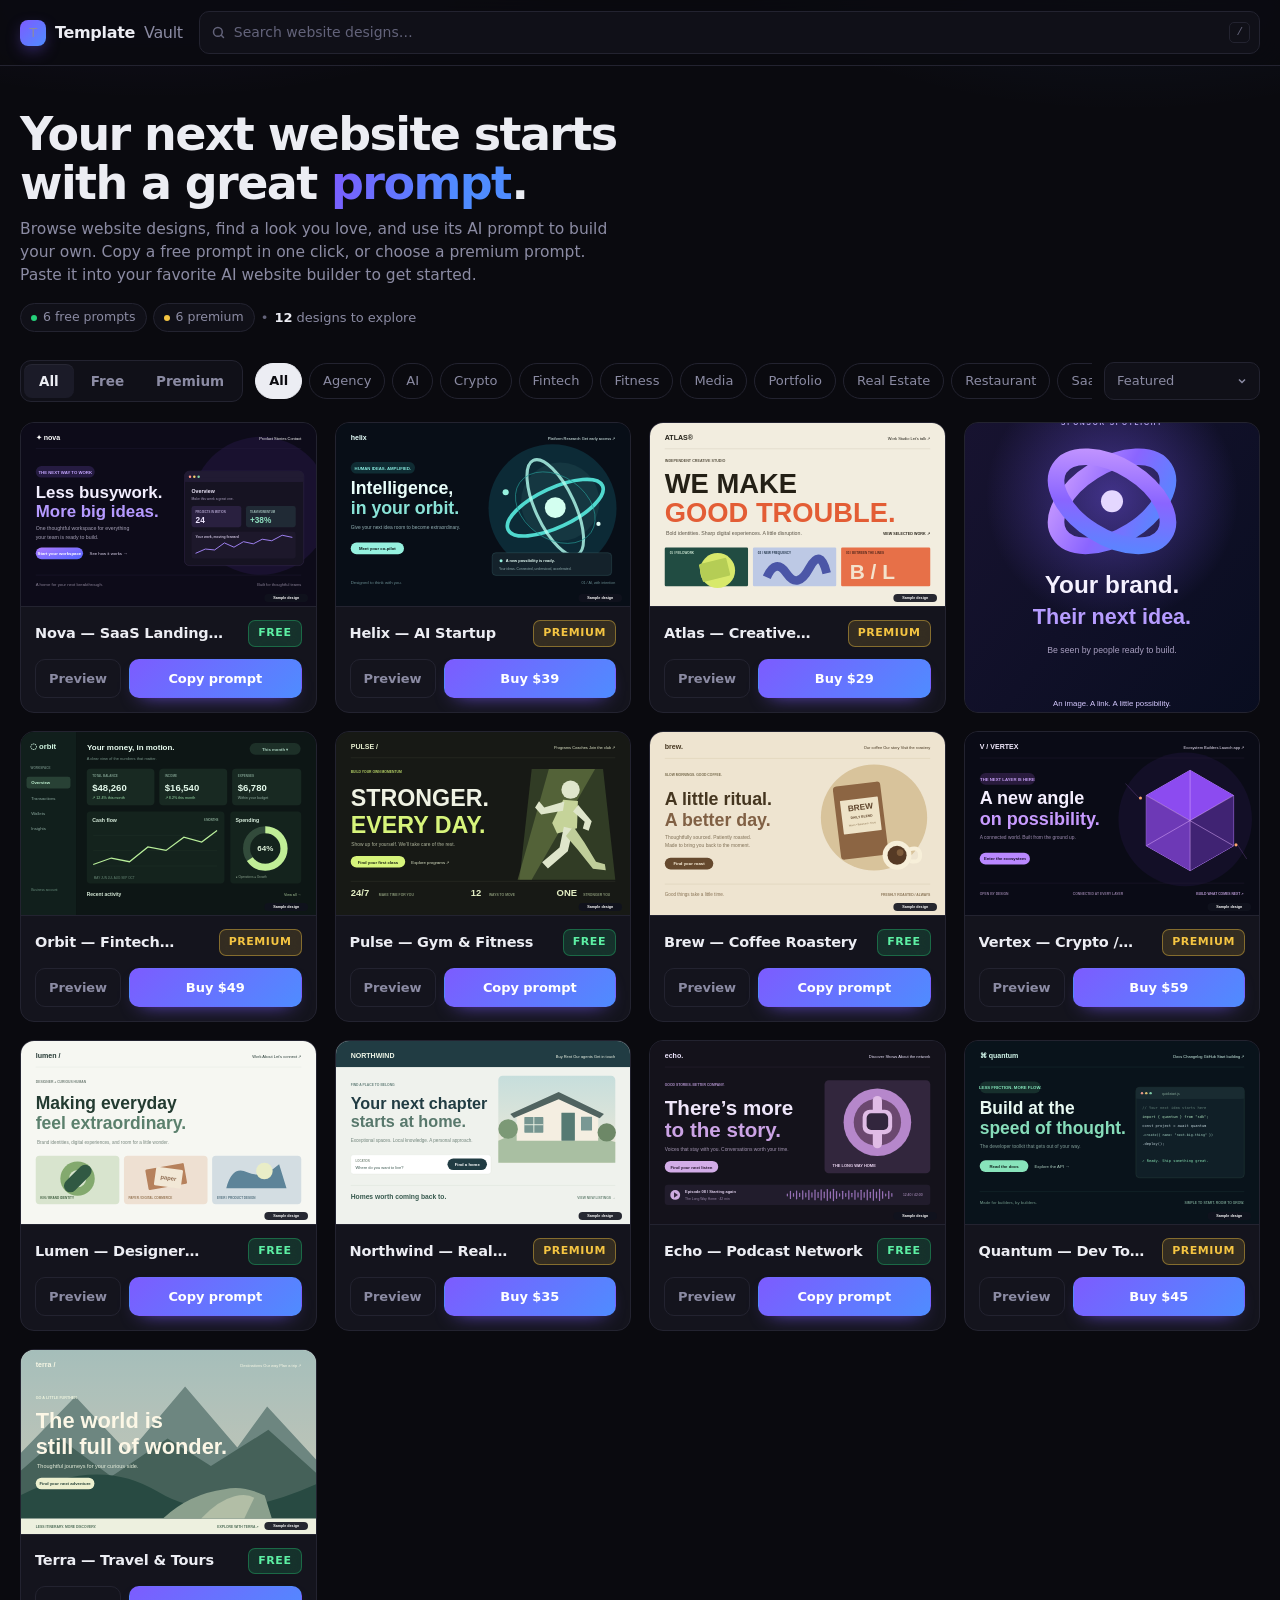
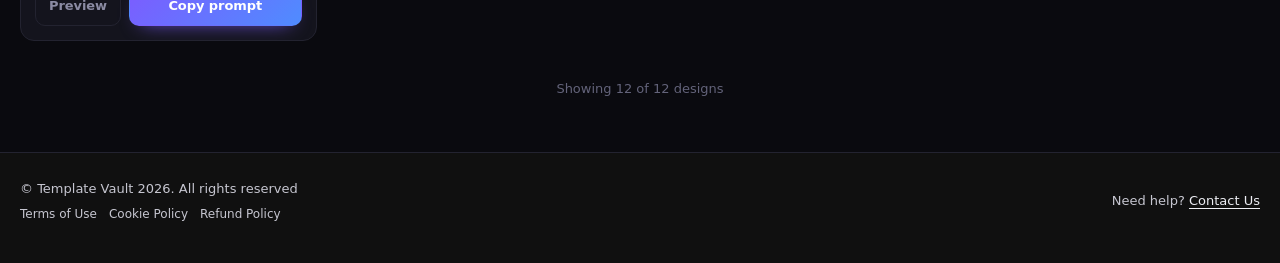
<file: index.html>
<!DOCTYPE html>
<html lang="en">
<head>
  <meta charset="utf-8">
  <meta name="viewport" content="width=device-width, initial-scale=1, viewport-fit=cover">
  <title>TemplateVault — Website design prompts. Free &amp; premium.</title>
  <meta name="description" content="Discover website designs and the AI prompts to recreate them. Copy a free prompt or buy a premium design prompt.">
  <meta name="theme-color" content="#0a0a0f">
  <meta property="og:title" content="TemplateVault — Website design prompts">
  <meta property="og:description" content="Find your next website design. Copy a free AI prompt or choose a premium prompt.">
  <meta property="og:type" content="website">
  <link rel="icon" href="data:image/svg+xml,%3Csvg xmlns='http://www.w3.org/2000/svg' viewBox='0 0 100 100'%3E%3Ctext y='.9em' font-size='90'%3E%E2%9A%A1%3C/text%3E%3C/svg%3E">
  <link rel="stylesheet" href="./assets/styles.css">
  <script src="./assets/settings.js" defer></script>
  <script src="./assets/app.js" defer></script>
</head>
<body>
<header>
  <div class="hwrap">
    <a class="brand" href="./"><span class="mark">T</span>Template<span>Vault</span></a>
    <div class="search">
      <svg aria-hidden="true" viewBox="0 0 24 24" fill="none" stroke="currentColor" stroke-width="2.4" stroke-linecap="round"><circle cx="11" cy="11" r="7"></circle><path d="M20 20l-3.5-3.5"></path></svg>
      <input id="q" type="search" placeholder="Search website designs…" autocomplete="off" aria-label="Search website designs">
      <kbd>/</kbd>
    </div>
  </div>
</header>
<main class="wrap">
  <section class="hero">
    <h1>Your next website starts<br>with a great <em>prompt</em>.</h1>
    <p>Browse website designs, find a look you love, and use its AI prompt to build your own. Copy a free prompt in one click, or choose a premium prompt. Paste it into your favorite AI website builder to get started.</p>
    <div class="stats" id="stats" aria-live="polite"></div>
  </section>
  <div class="toolbar">
    <div class="segmented" id="typeFilter" role="group" aria-label="Filter by price">
      <button type="button" data-type="all" class="active" aria-pressed="true">All</button>
      <button type="button" data-type="free" aria-pressed="false">Free</button>
      <button type="button" data-type="paid" aria-pressed="false">Premium</button>
    </div>
    <div class="cats" id="catFilter" role="group" aria-label="Filter by category"></div>
    <select class="sortsel" id="sort" aria-label="Sort website designs">
      <option value="featured">Featured</option><option value="az">Name A–Z</option>
      <option value="price-asc">Price: low → high</option><option value="price-desc">Price: high → low</option>
    </select>
  </div>
  <section class="grid" id="grid" aria-label="Website design prompts" aria-busy="true">
    <div class="empty"><strong>Loading designs…</strong></div>
  </section>
  <noscript><p class="policy-note">Please enable JavaScript to browse designs and copy AI prompts.</p></noscript>
  <div class="grid-foot">
    <p class="count" id="count" role="status"></p>
    <div class="load-sentinel" id="loadSentinel" aria-hidden="true" hidden></div>
    <button class="btn ghost big" id="retryLoad" type="button" hidden>Try again</button>
  </div>
</main>
<footer>
  <div class="wrap footer-content">
    <div class="footer-details">
      <p class="footer-copyright">© Template Vault <span id="yr">2026</span>. All rights reserved</p>
      <nav class="footer-links" aria-label="Policies"><a href="./terms.html">Terms of Use</a><a href="./cookies.html">Cookie Policy</a><a href="./refunds.html">Refund Policy</a></nav>
    </div>
    <p class="footer-help">Need help? <a class="support" data-support href="mailto:support@templatevault.com?subject=TemplateVault%20Support%20Request" title="Email us">Contact Us</a></p>
  </div>
</footer>
<div class="toast" id="toast" role="status" aria-live="polite"></div>
<dialog class="preview-modal" id="previewModal" aria-labelledby="previewTitle">
  <div class="preview-box">
    <div class="preview-toolbar"><h2 id="previewTitle">Website preview</h2><button class="close-btn" id="previewClose" type="button" aria-label="Close preview" autofocus>×</button></div>
    <div class="preview-stage" id="previewStage"></div>
    <div class="preview-actions" id="previewActions"></div>
  </div>
</dialog>
<dialog class="prompt-modal" id="promptModal" aria-labelledby="promptTitle" aria-describedby="promptHint">
  <div class="prompt-box">
    <div class="preview-toolbar"><h2 id="promptTitle">AI prompt</h2><button class="close-btn" id="promptClose" type="button" aria-label="Close AI prompt">×</button></div>
    <p class="prompt-hint" id="promptHint">Your browser could not copy automatically. Select the prompt below, then use Ctrl/Cmd + C. Paste it into your AI website builder.</p>
    <textarea id="promptText" aria-label="AI website prompt" readonly spellcheck="false"></textarea>
    <div class="prompt-actions"><button class="btn ghost" id="promptClose2" type="button">Close</button><button class="btn primary" id="promptCopy" type="button">Copy prompt</button></div>
  </div>
</dialog>
</body>
</html>
</file>
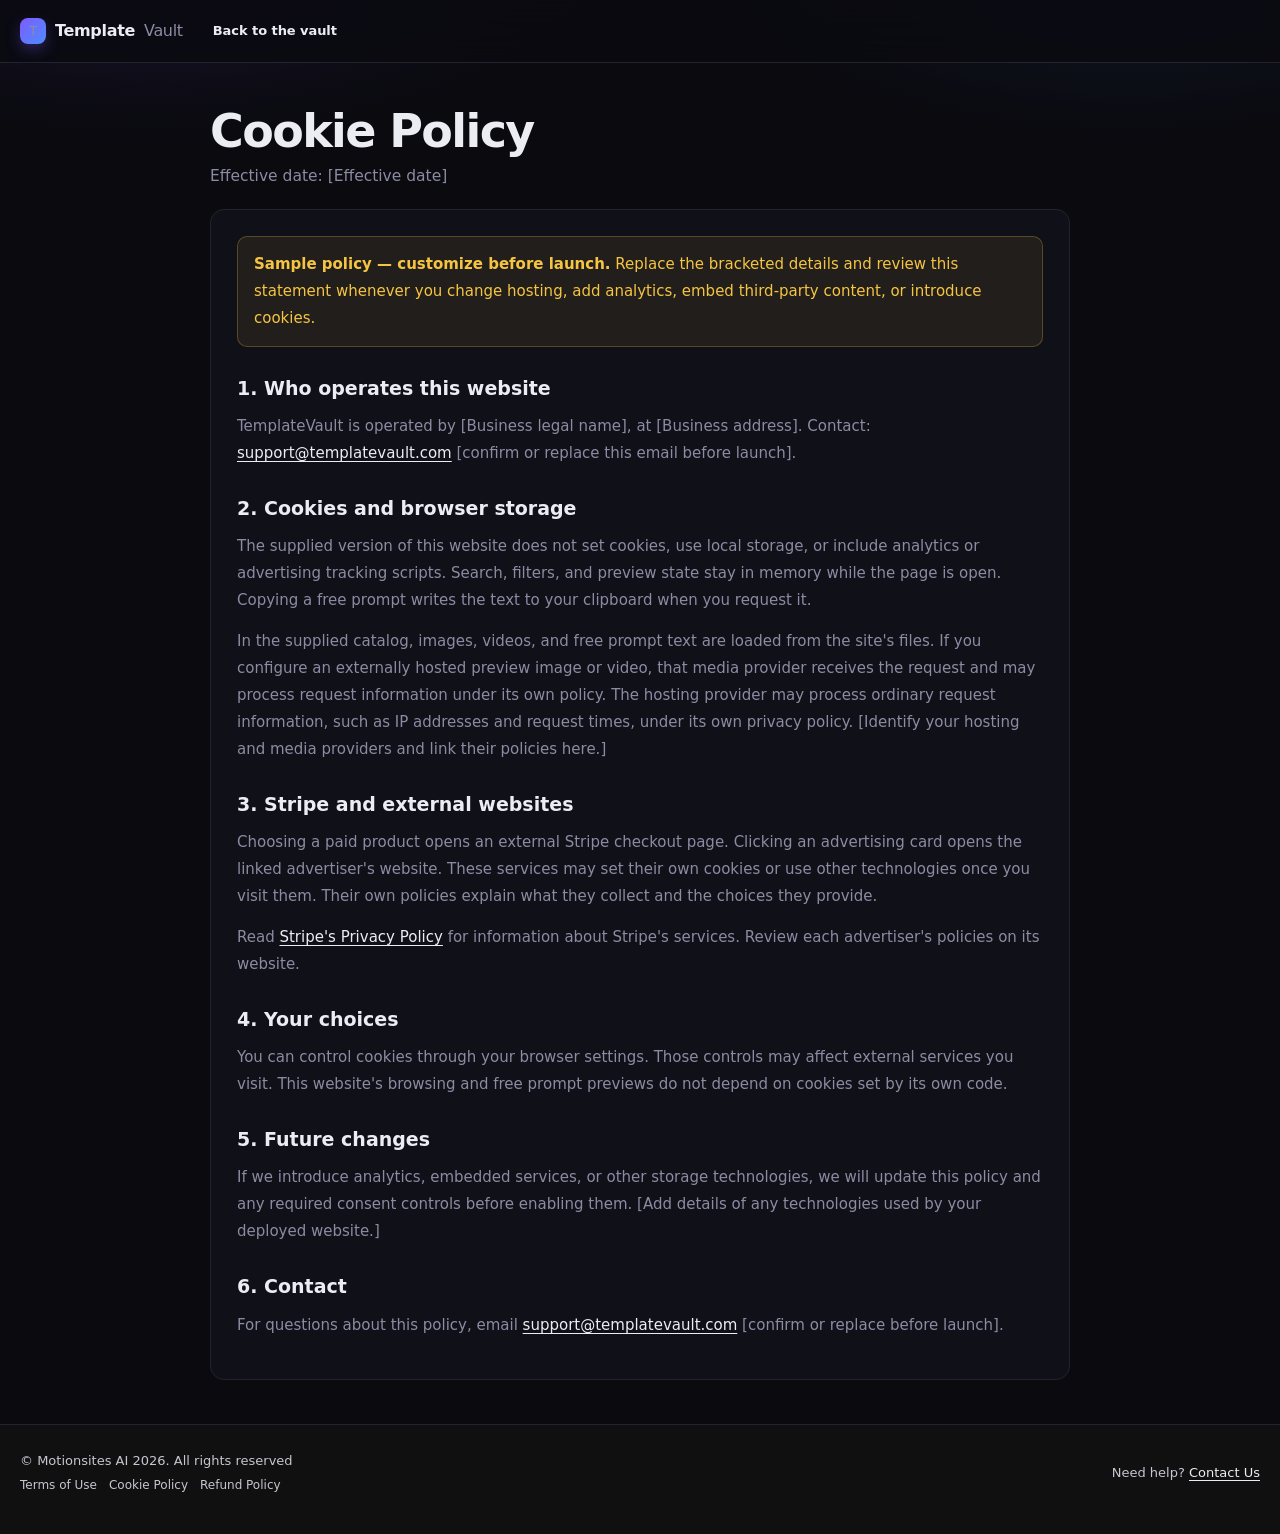
<file: cookies.html>
<!DOCTYPE html>
<html lang="en">
<head>
  <meta charset="utf-8">
  <meta name="viewport" content="width=device-width, initial-scale=1">
  <title>Cookie Policy — TemplateVault</title>
  <meta name="description" content="Sample Cookie Policy for TemplateVault.">
  <meta name="theme-color" content="#0a0a0f">
  <link rel="stylesheet" href="./assets/styles.css">
</head>
<body>
  <header>
    <div class="hwrap">
      <a class="brand" href="./index.html"><span class="mark" aria-hidden="true">T</span>Template<span>Vault</span></a>
      <a class="btn" href="./index.html">Back to the vault</a>
    </div>
  </header>
  <main class="wrap policy-page">
    <section class="hero">
      <h1>Cookie Policy</h1>
      <p>Effective date: [Effective date]</p>
    </section>
    <article class="policy-content">
      <aside class="policy-note" role="note"><strong>Sample policy — customize before launch.</strong> Replace the bracketed details and review this statement whenever you change hosting, add analytics, embed third-party content, or introduce cookies.</aside>
      <h2>1. Who operates this website</h2>
      <p>TemplateVault is operated by [Business legal name], at [Business address]. Contact: <a href="mailto:support@templatevault.com">support@templatevault.com</a> [confirm or replace this email before launch].</p>
      <h2>2. Cookies and browser storage</h2>
      <p>The supplied version of this website does not set cookies, use local storage, or include analytics or advertising tracking scripts. Search, filters, and preview state stay in memory while the page is open. Copying a free prompt writes the text to your clipboard when you request it.</p>
      <p>In the supplied catalog, images, videos, and free prompt text are loaded from the site's files. If you configure an externally hosted preview image or video, that media provider receives the request and may process request information under its own policy. The hosting provider may process ordinary request information, such as IP addresses and request times, under its own privacy policy. [Identify your hosting and media providers and link their policies here.]</p>
      <h2>3. Stripe and external websites</h2>
      <p>Choosing a paid product opens an external Stripe checkout page. Clicking an advertising card opens the linked advertiser's website. These services may set their own cookies or use other technologies once you visit them. Their own policies explain what they collect and the choices they provide.</p>
      <p>Read <a href="https://stripe.com/privacy" target="_blank" rel="noopener noreferrer">Stripe's Privacy Policy</a> for information about Stripe's services. Review each advertiser's policies on its website.</p>
      <h2>4. Your choices</h2>
      <p>You can control cookies through your browser settings. Those controls may affect external services you visit. This website's browsing and free prompt previews do not depend on cookies set by its own code.</p>
      <h2>5. Future changes</h2>
      <p>If we introduce analytics, embedded services, or other storage technologies, we will update this policy and any required consent controls before enabling them. [Add details of any technologies used by your deployed website.]</p>
      <h2>6. Contact</h2>
      <p>For questions about this policy, email <a href="mailto:support@templatevault.com">support@templatevault.com</a> [confirm or replace before launch].</p>
    </article>
  </main>
  <footer>
    <div class="wrap footer-content">
      <div class="footer-details">
        <p class="footer-copyright">&copy; Motionsites AI 2026. All rights reserved</p>
        <nav class="footer-links" aria-label="Policies"><a href="./terms.html">Terms of Use</a><a href="./cookies.html" aria-current="page">Cookie Policy</a><a href="./refunds.html">Refund Policy</a></nav>
      </div>
      <p class="footer-help">Need help? <a class="support" href="mailto:support@templatevault.com?subject=TemplateVault%20Support%20Request" title="Email us">Contact Us</a></p>
    </div>
  </footer>
</body>
</html>
</file>
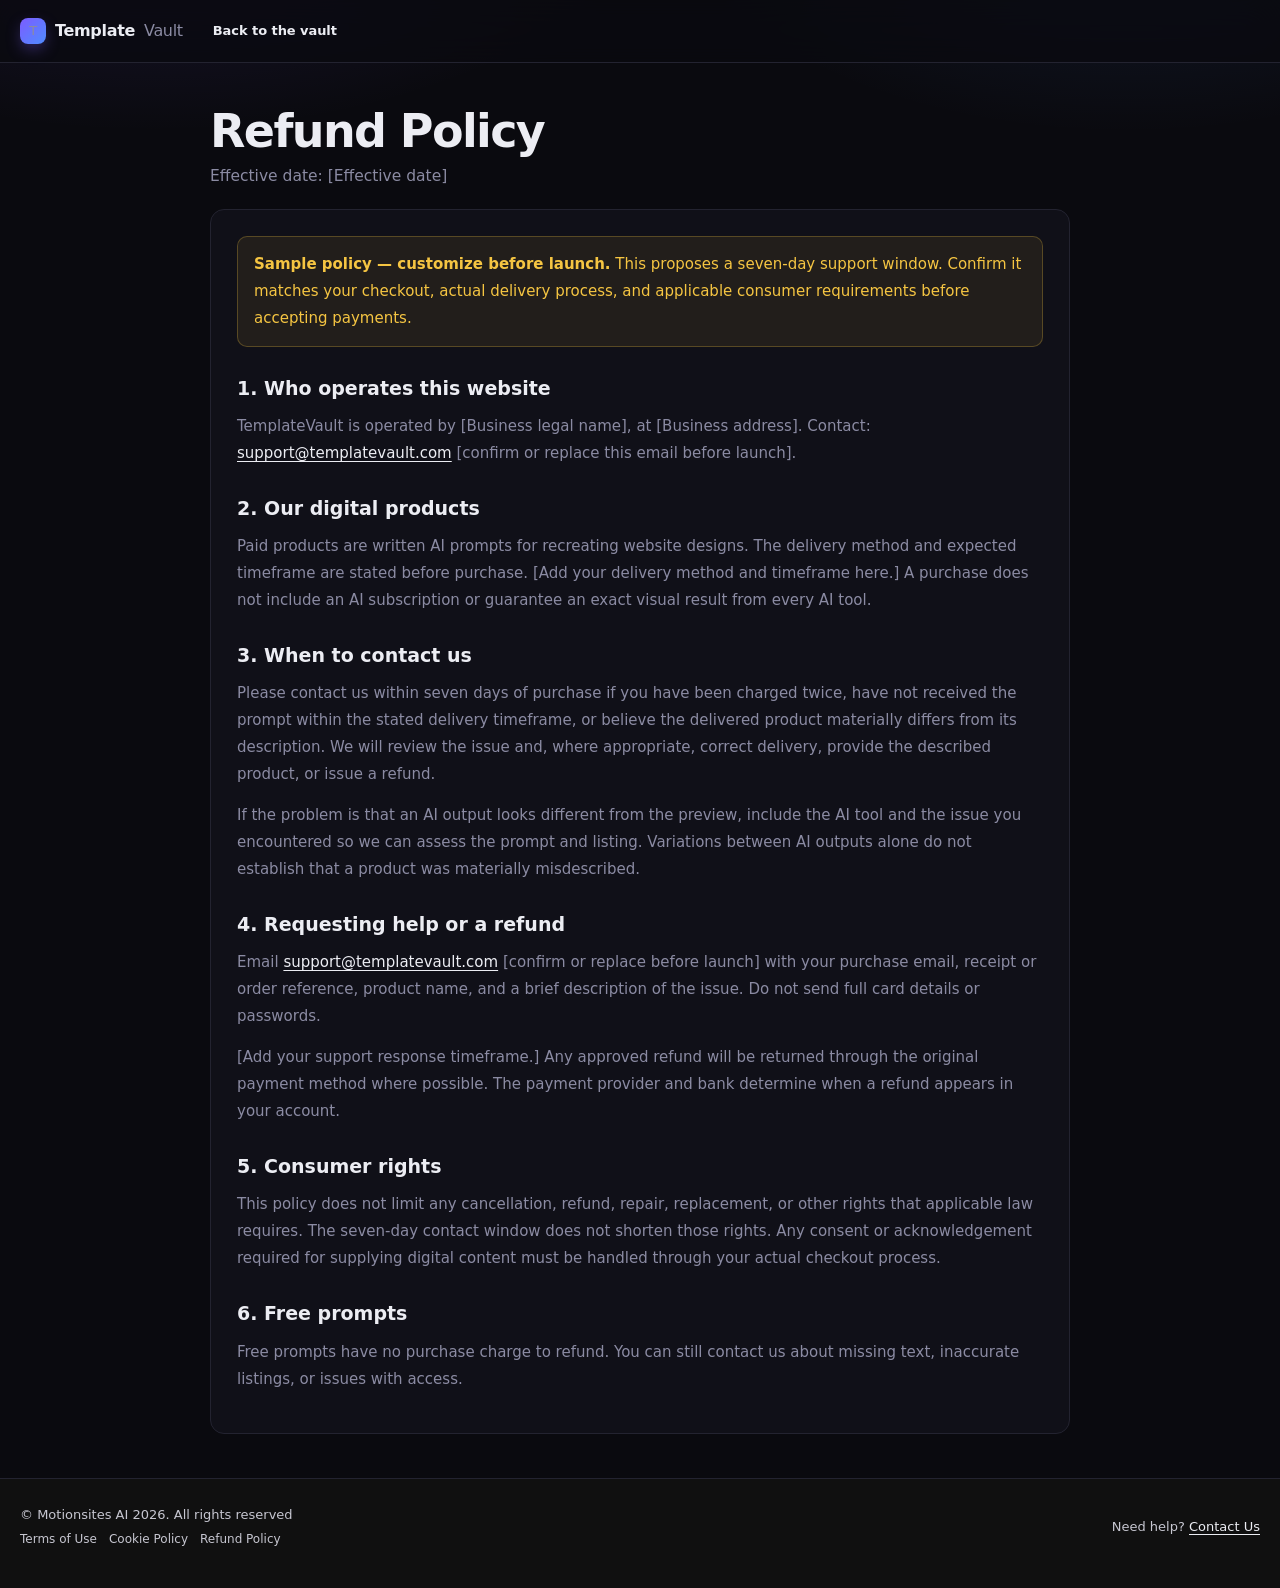
<file: refunds.html>
<!DOCTYPE html>
<html lang="en">
<head>
  <meta charset="utf-8">
  <meta name="viewport" content="width=device-width, initial-scale=1">
  <title>Refund Policy — TemplateVault</title>
  <meta name="description" content="Sample Refund Policy for TemplateVault AI website prompts.">
  <meta name="theme-color" content="#0a0a0f">
  <link rel="stylesheet" href="./assets/styles.css">
</head>
<body>
  <header>
    <div class="hwrap">
      <a class="brand" href="./index.html"><span class="mark" aria-hidden="true">T</span>Template<span>Vault</span></a>
      <a class="btn" href="./index.html">Back to the vault</a>
    </div>
  </header>
  <main class="wrap policy-page">
    <section class="hero">
      <h1>Refund Policy</h1>
      <p>Effective date: [Effective date]</p>
    </section>
    <article class="policy-content">
      <aside class="policy-note" role="note"><strong>Sample policy — customize before launch.</strong> This proposes a seven-day support window. Confirm it matches your checkout, actual delivery process, and applicable consumer requirements before accepting payments.</aside>
      <h2>1. Who operates this website</h2>
      <p>TemplateVault is operated by [Business legal name], at [Business address]. Contact: <a href="mailto:support@templatevault.com">support@templatevault.com</a> [confirm or replace this email before launch].</p>
      <h2>2. Our digital products</h2>
      <p>Paid products are written AI prompts for recreating website designs. The delivery method and expected timeframe are stated before purchase. [Add your delivery method and timeframe here.] A purchase does not include an AI subscription or guarantee an exact visual result from every AI tool.</p>
      <h2>3. When to contact us</h2>
      <p>Please contact us within seven days of purchase if you have been charged twice, have not received the prompt within the stated delivery timeframe, or believe the delivered product materially differs from its description. We will review the issue and, where appropriate, correct delivery, provide the described product, or issue a refund.</p>
      <p>If the problem is that an AI output looks different from the preview, include the AI tool and the issue you encountered so we can assess the prompt and listing. Variations between AI outputs alone do not establish that a product was materially misdescribed.</p>
      <h2>4. Requesting help or a refund</h2>
      <p>Email <a href="mailto:support@templatevault.com?subject=TemplateVault%20Refund%20Request">support@templatevault.com</a> [confirm or replace before launch] with your purchase email, receipt or order reference, product name, and a brief description of the issue. Do not send full card details or passwords.</p>
      <p>[Add your support response timeframe.] Any approved refund will be returned through the original payment method where possible. The payment provider and bank determine when a refund appears in your account.</p>
      <h2>5. Consumer rights</h2>
      <p>This policy does not limit any cancellation, refund, repair, replacement, or other rights that applicable law requires. The seven-day contact window does not shorten those rights. Any consent or acknowledgement required for supplying digital content must be handled through your actual checkout process.</p>
      <h2>6. Free prompts</h2>
      <p>Free prompts have no purchase charge to refund. You can still contact us about missing text, inaccurate listings, or issues with access.</p>
    </article>
  </main>
  <footer>
    <div class="wrap footer-content">
      <div class="footer-details">
        <p class="footer-copyright">&copy; Motionsites AI 2026. All rights reserved</p>
        <nav class="footer-links" aria-label="Policies"><a href="./terms.html">Terms of Use</a><a href="./cookies.html">Cookie Policy</a><a href="./refunds.html" aria-current="page">Refund Policy</a></nav>
      </div>
      <p class="footer-help">Need help? <a class="support" href="mailto:support@templatevault.com?subject=TemplateVault%20Support%20Request" title="Email us">Contact Us</a></p>
    </div>
  </footer>
</body>
</html>
</file>
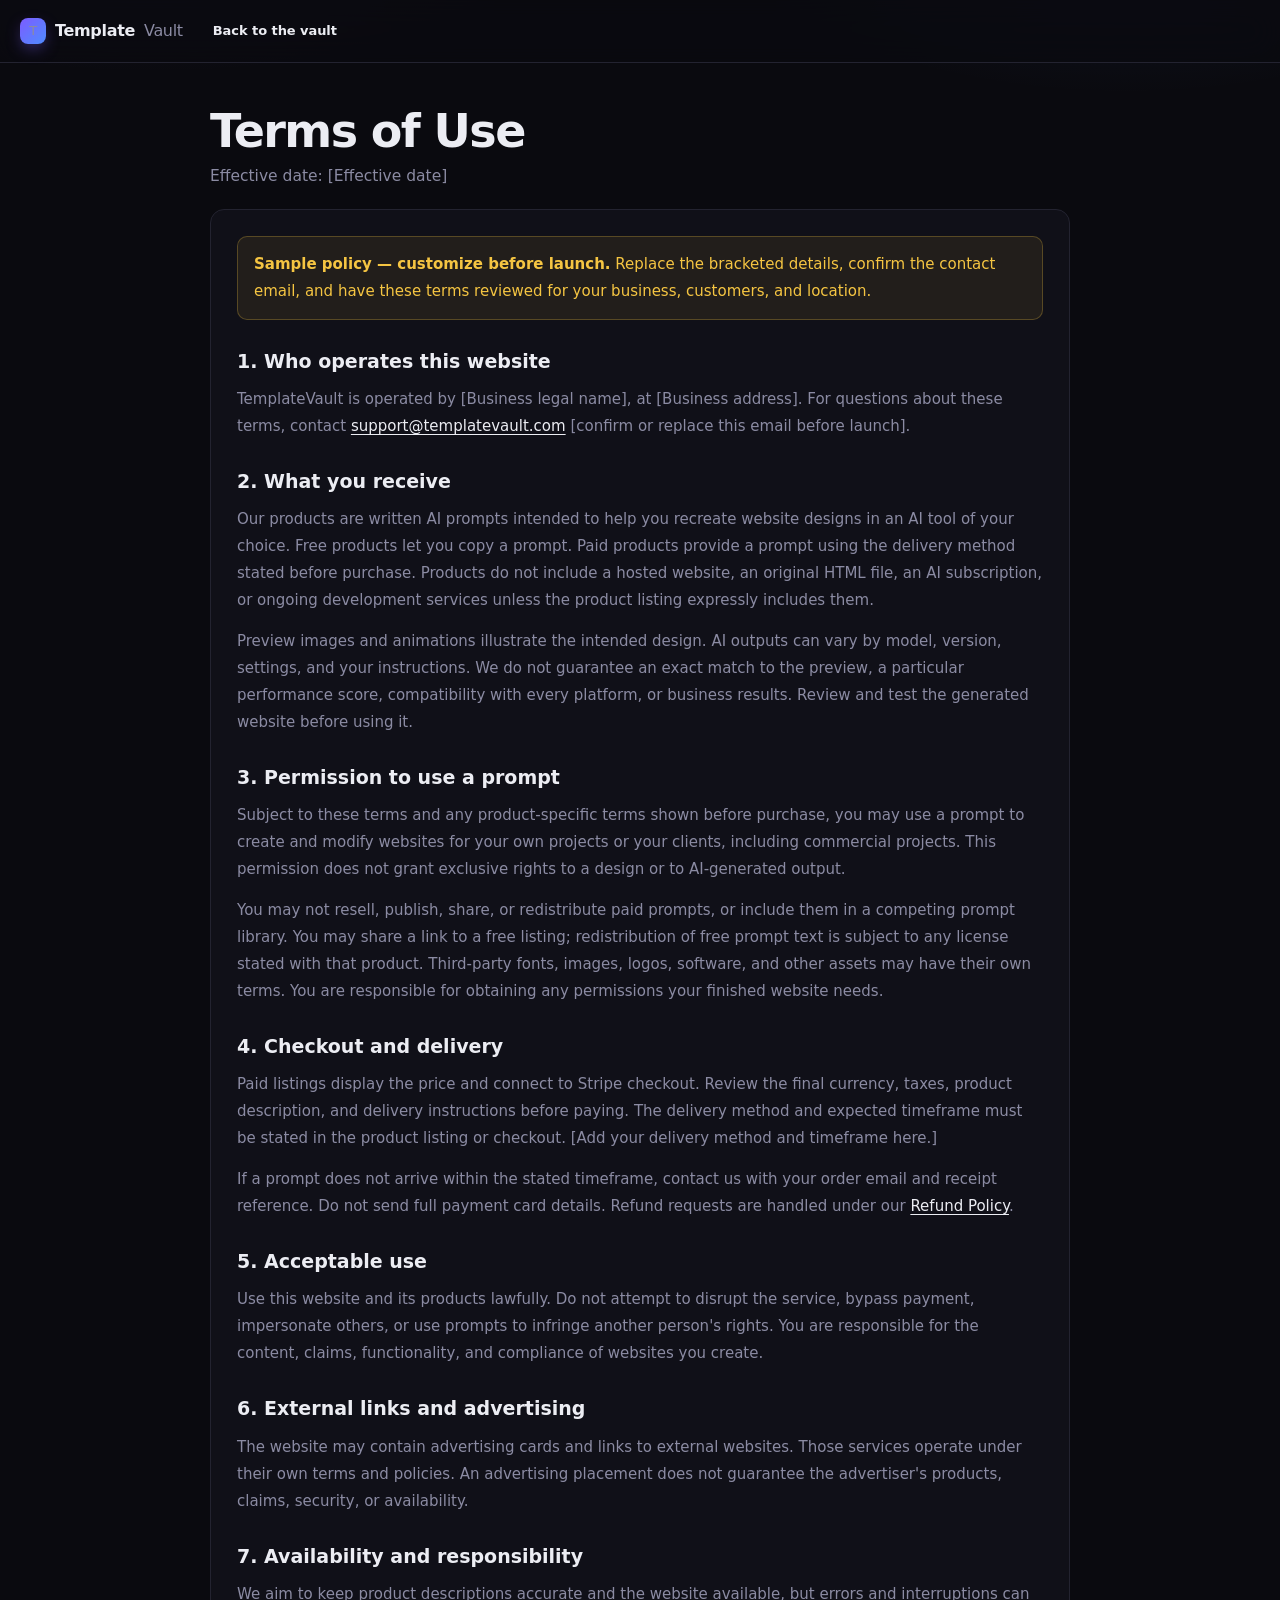
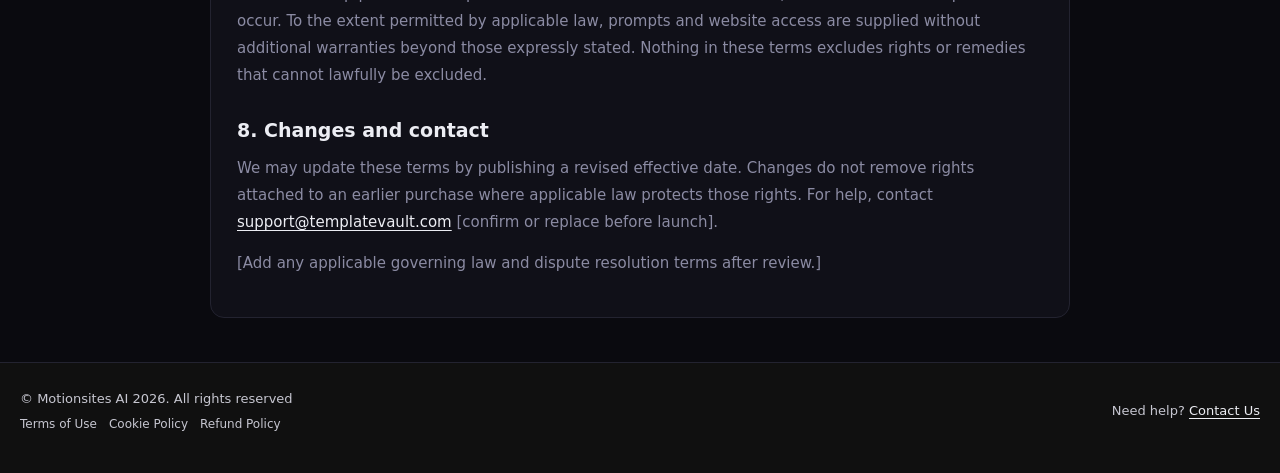
<file: terms.html>
<!DOCTYPE html>
<html lang="en">
<head>
  <meta charset="utf-8">
  <meta name="viewport" content="width=device-width, initial-scale=1">
  <title>Terms of Use — TemplateVault</title>
  <meta name="description" content="Sample Terms of Use for TemplateVault AI website prompts.">
  <meta name="theme-color" content="#0a0a0f">
  <link rel="stylesheet" href="./assets/styles.css">
</head>
<body>
  <header>
    <div class="hwrap">
      <a class="brand" href="./index.html"><span class="mark" aria-hidden="true">T</span>Template<span>Vault</span></a>
      <a class="btn" href="./index.html">Back to the vault</a>
    </div>
  </header>
  <main class="wrap policy-page">
    <section class="hero">
      <h1>Terms of Use</h1>
      <p>Effective date: [Effective date]</p>
    </section>
    <article class="policy-content">
      <aside class="policy-note" role="note"><strong>Sample policy — customize before launch.</strong> Replace the bracketed details, confirm the contact email, and have these terms reviewed for your business, customers, and location.</aside>
      <h2>1. Who operates this website</h2>
      <p>TemplateVault is operated by [Business legal name], at [Business address]. For questions about these terms, contact <a href="mailto:support@templatevault.com">support@templatevault.com</a> [confirm or replace this email before launch].</p>
      <h2>2. What you receive</h2>
      <p>Our products are written AI prompts intended to help you recreate website designs in an AI tool of your choice. Free products let you copy a prompt. Paid products provide a prompt using the delivery method stated before purchase. Products do not include a hosted website, an original HTML file, an AI subscription, or ongoing development services unless the product listing expressly includes them.</p>
      <p>Preview images and animations illustrate the intended design. AI outputs can vary by model, version, settings, and your instructions. We do not guarantee an exact match to the preview, a particular performance score, compatibility with every platform, or business results. Review and test the generated website before using it.</p>
      <h2>3. Permission to use a prompt</h2>
      <p>Subject to these terms and any product-specific terms shown before purchase, you may use a prompt to create and modify websites for your own projects or your clients, including commercial projects. This permission does not grant exclusive rights to a design or to AI-generated output.</p>
      <p>You may not resell, publish, share, or redistribute paid prompts, or include them in a competing prompt library. You may share a link to a free listing; redistribution of free prompt text is subject to any license stated with that product. Third-party fonts, images, logos, software, and other assets may have their own terms. You are responsible for obtaining any permissions your finished website needs.</p>
      <h2>4. Checkout and delivery</h2>
      <p>Paid listings display the price and connect to Stripe checkout. Review the final currency, taxes, product description, and delivery instructions before paying. The delivery method and expected timeframe must be stated in the product listing or checkout. [Add your delivery method and timeframe here.]</p>
      <p>If a prompt does not arrive within the stated timeframe, contact us with your order email and receipt reference. Do not send full payment card details. Refund requests are handled under our <a href="./refunds.html">Refund Policy</a>.</p>
      <h2>5. Acceptable use</h2>
      <p>Use this website and its products lawfully. Do not attempt to disrupt the service, bypass payment, impersonate others, or use prompts to infringe another person's rights. You are responsible for the content, claims, functionality, and compliance of websites you create.</p>
      <h2>6. External links and advertising</h2>
      <p>The website may contain advertising cards and links to external websites. Those services operate under their own terms and policies. An advertising placement does not guarantee the advertiser's products, claims, security, or availability.</p>
      <h2>7. Availability and responsibility</h2>
      <p>We aim to keep product descriptions accurate and the website available, but errors and interruptions can occur. To the extent permitted by applicable law, prompts and website access are supplied without additional warranties beyond those expressly stated. Nothing in these terms excludes rights or remedies that cannot lawfully be excluded.</p>
      <h2>8. Changes and contact</h2>
      <p>We may update these terms by publishing a revised effective date. Changes do not remove rights attached to an earlier purchase where applicable law protects those rights. For help, contact <a href="mailto:support@templatevault.com">support@templatevault.com</a> [confirm or replace before launch].</p>
      <p>[Add any applicable governing law and dispute resolution terms after review.]</p>
    </article>
  </main>
  <footer>
    <div class="wrap footer-content">
      <div class="footer-details">
        <p class="footer-copyright">&copy; Motionsites AI 2026. All rights reserved</p>
        <nav class="footer-links" aria-label="Policies"><a href="./terms.html" aria-current="page">Terms of Use</a><a href="./cookies.html">Cookie Policy</a><a href="./refunds.html">Refund Policy</a></nav>
      </div>
      <p class="footer-help">Need help? <a class="support" href="mailto:support@templatevault.com?subject=TemplateVault%20Support%20Request" title="Email us">Contact Us</a></p>
    </div>
  </footer>
</body>
</html>
</file>
<file: assets/styles.css>
/* ============================================================
   TOKENS
   ============================================================ */
:root{
  --bg:#0a0a0f;
  --panel:#101018;
  --card:#14141d;
  --card-hi:#1b1b28;
  --border:#232330;
  --border-hi:#34344c;
  --text:#ecedf3;
  --muted:#8b8ba3;
  --muted-2:#63637a;
  --accent:#7c5cff;
  --accent-2:#4f8cff;
  --free:#25d07a;
  --gold:#f5c542;
  --danger:#ff6b6b;
  --r:14px;
  --max:1320px;
  --shadow:0 18px 40px -18px rgba(0,0,0,.9);
}

/* ============================================================
   BASE
   ============================================================ */
*,*::before,*::after{box-sizing:border-box}
html{-webkit-text-size-adjust:100%}
body{
  margin:0;
  min-height:100vh;
  background:
    radial-gradient(900px 520px at 12% -12%, rgba(124,92,255,.20), transparent 62%),
    radial-gradient(760px 420px at 88% -8%, rgba(79,140,255,.14), transparent 62%),
    var(--bg);
  color:var(--text);
  font:400 15px/1.5 ui-sans-serif,system-ui,-apple-system,"Segoe UI",Roboto,Inter,Helvetica,Arial,sans-serif;
  -webkit-font-smoothing:antialiased;
  text-rendering:optimizeLegibility;
}
img{max-width:100%;display:block}
button,input,select{font:inherit;color:inherit}
a{color:inherit;text-decoration:none}
:focus-visible{outline:2px solid var(--accent);outline-offset:2px;border-radius:8px}
::selection{background:rgba(124,92,255,.35)}

.wrap{max-width:var(--max);margin:0 auto;padding:0 20px}

/* ============================================================
   HEADER
   ============================================================ */
header{
  position:sticky;top:0;z-index:60;
  background:rgba(10,10,15,.82);
  -webkit-backdrop-filter:saturate(160%) blur(16px);
  backdrop-filter:saturate(160%) blur(16px);
  border-bottom:1px solid var(--border);
}
.hwrap{
  max-width:var(--max);margin:0 auto;padding:11px 20px;
  display:flex;align-items:center;gap:16px;flex-wrap:wrap;
}
.brand{display:flex;align-items:center;gap:9px;font-weight:750;letter-spacing:-.02em;font-size:16px;white-space:nowrap}
.mark{
  width:26px;height:26px;border-radius:8px;flex:0 0 26px;
  background:linear-gradient(135deg,var(--accent),var(--accent-2));
  display:grid;place-items:center;
  font-size:13px;font-weight:800;color:#fff;
  box-shadow:0 6px 18px -6px rgba(124,92,255,.9);
}
.brand span{color:var(--muted);font-weight:500}

.search{
  flex:1 1 260px;min-width:180px;position:relative;display:flex;align-items:center;
}
.search svg{position:absolute;left:12px;width:15px;height:15px;color:var(--muted-2);pointer-events:none}
.search input{
  width:100%;padding:10px 38px 10px 34px;
  background:var(--panel);border:1px solid var(--border);border-radius:10px;
  font-size:14px;outline:none;transition:border-color .15s,background .15s;
}
.search input::placeholder{color:var(--muted-2)}
.search input:focus{border-color:var(--accent);background:#0d0d16}
.search kbd{
  position:absolute;right:10px;font-size:11px;color:var(--muted-2);
  border:1px solid var(--border);border-radius:5px;padding:1px 6px;
  font-family:ui-monospace,SFMono-Regular,Menlo,monospace;pointer-events:none;
}
@media (max-width:640px){ .search kbd{display:none} .hwrap{padding:10px 14px;gap:10px} }

/* ============================================================
   HERO
   ============================================================ */
.hero{padding:44px 0 22px}
.hero h1{
  margin:0 0 10px;font-size:clamp(28px,5.4vw,46px);line-height:1.06;
  letter-spacing:-.035em;font-weight:800;
}
.hero h1 em{
  font-style:normal;
  background:linear-gradient(100deg,var(--accent),var(--accent-2) 70%);
  -webkit-background-clip:text;background-clip:text;color:transparent;
}
.hero p{margin:0;color:var(--muted);max-width:60ch;font-size:15.5px}
.stats{margin-top:16px;display:flex;flex-wrap:wrap;gap:8px 6px;align-items:center;color:var(--muted);font-size:13px}
.stats b{color:var(--text);font-weight:650}
.stats .dot{color:var(--muted-2)}
.stats .chip{
  display:inline-flex;align-items:center;gap:6px;
  padding:4px 10px;border-radius:999px;border:1px solid var(--border);
  background:var(--panel);font-size:12.5px;
}
.stats .chip i{width:6px;height:6px;border-radius:50%;background:var(--free);display:block}
.stats .chip.p i{background:var(--gold)}

/* ============================================================
   TOOLBAR
   ============================================================ */
.toolbar{
  display:flex;align-items:center;gap:12px;flex-wrap:wrap;
  padding:6px 0 20px;
}
.segmented{
  display:inline-flex;padding:3px;gap:2px;border-radius:11px;
  background:var(--panel);border:1px solid var(--border);flex:0 0 auto;
}
.segmented button{
  border:0;background:transparent;color:var(--muted);
  padding:7px 15px;border-radius:8px;font-size:13.5px;font-weight:550;
  cursor:pointer;transition:.15s;white-space:nowrap;
}
.segmented button:hover{color:var(--text)}
.segmented button.active{background:var(--card-hi);color:var(--text);box-shadow:0 1px 0 rgba(255,255,255,.05) inset}

.cats{
  display:flex;gap:7px;overflow-x:auto;flex:1 1 260px;
  scrollbar-width:none;padding:3px 0;-webkit-overflow-scrolling:touch;
}
.cats::-webkit-scrollbar{display:none}
.pill{
  flex:0 0 auto;padding:7px 13px;border-radius:999px;cursor:pointer;
  border:1px solid var(--border);background:transparent;color:var(--muted);
  font-size:13px;font-weight:520;transition:.15s;white-space:nowrap;
}
.pill:hover{color:var(--text);border-color:var(--border-hi)}
.pill.active{background:var(--text);color:#0a0a0f;border-color:var(--text);font-weight:650}

.sortsel{
  appearance:none;-webkit-appearance:none;
  background:var(--panel) url("data:image/svg+xml,%3Csvg xmlns='http://www.w3.org/2000/svg' width='12' height='12' viewBox='0 0 24 24' fill='none' stroke='%238b8ba3' stroke-width='3'%3E%3Cpath d='M6 9l6 6 6-6'/%3E%3C/svg%3E") no-repeat right 11px center;
  border:1px solid var(--border);border-radius:10px;
  padding:8px 32px 8px 12px;font-size:13px;color:var(--muted);cursor:pointer;outline:none;
}
.sortsel:focus{border-color:var(--accent)}
@media (max-width:720px){
  .cats{order:3;flex-basis:100%}
  .toolbar{gap:9px}
}

/* ============================================================
   GRID + CARDS
   ============================================================ */
.grid{
  display:grid;gap:18px;
  grid-template-columns:repeat(auto-fill,minmax(278px,1fr));
  padding-bottom:12px;
}
@media (max-width:520px){
  .grid{grid-template-columns:1fr;gap:15px}
}

.card{
  display:flex;flex-direction:column;
  background:var(--card);border:1px solid var(--border);border-radius:var(--r);
  overflow:hidden;transition:border-color .18s,transform .18s,box-shadow .18s;
}
.card:hover{border-color:var(--border-hi);transform:translateY(-3px);box-shadow:var(--shadow)}

.thumb{
  position:relative;display:block;aspect-ratio:16/10;overflow:hidden;
  background:linear-gradient(135deg,#171722,#1f1a2e);
  border-bottom:1px solid var(--border);
}
button.thumb{
  border:0;padding:0;margin:0;background:transparent;
  width:100%;cursor:pointer;font:inherit;color:inherit;text-align:left;
}
.thumb img{
  width:100%;height:100%;object-fit:cover;object-position:top center;
  transition:transform .35s ease;
}
.card:hover .thumb img{transform:scale(1.035)}
.thumb.fallback img{display:none}
.thumb.fallback::after{
  content:attr(data-initial);
  position:absolute;inset:0;display:grid;place-items:center;
  font-size:44px;font-weight:800;color:rgba(255,255,255,.10);letter-spacing:-.04em;
}

.badge{
  position:static;display:inline-flex;align-items:center;width:fit-content;
  padding:4px 9px;border-radius:7px;font-size:11px;font-weight:750;
  letter-spacing:.05em;text-transform:uppercase;
  -webkit-backdrop-filter:blur(8px);backdrop-filter:blur(8px);
}
.badge.free{background:rgba(37,208,122,.16);color:#5df0a4;border:1px solid rgba(37,208,122,.35)}
.badge.paid{background:rgba(245,197,66,.14);color:var(--gold);border:1px solid rgba(245,197,66,.42)}

.body{padding:13px 14px 14px;display:flex;flex-direction:column;gap:9px;flex:1}
.card h3{
  margin:0;font-size:14.5px;font-weight:640;letter-spacing:-.012em;
  display:-webkit-box;-webkit-line-clamp:1;line-clamp:1;-webkit-box-orient:vertical;overflow:hidden;
}
.meta{display:flex;align-items:center;gap:7px;flex-wrap:wrap;font-size:12px;color:var(--muted-2);min-height:16px}
.meta .cat{color:var(--muted);font-weight:550}
.meta .sep{opacity:.4}
.meta .tags{overflow:hidden;text-overflow:ellipsis;white-space:nowrap;max-width:100%}
.card-heading{display:flex;align-items:center;justify-content:space-between;gap:10px;min-width:0}
.card-heading h3{flex:1;min-width:0}
.card-heading .badge{flex:0 0 auto}

.actions{display:flex;gap:8px;margin-top:auto;padding-top:3px}

.btn{
  display:inline-flex;align-items:center;justify-content:center;gap:6px;
  border:1px solid transparent;border-radius:10px;cursor:pointer;
  padding:9px 13px;font-size:13px;font-weight:600;letter-spacing:-.005em;
  transition:.15s;white-space:nowrap;user-select:none;
}
.btn:disabled{opacity:.65;cursor:progress}
.btn.ghost{background:transparent;border-color:var(--border);color:var(--muted);flex:0 0 auto}
.btn.ghost:hover{color:var(--text);border-color:var(--border-hi);background:rgba(255,255,255,.03)}
.btn.primary,.btn.buy{
  flex:1 1 auto;color:#fff;
  background:linear-gradient(135deg,var(--accent),var(--accent-2));
  box-shadow:0 8px 20px -12px rgba(124,92,255,1);
}
.btn.primary:hover,.btn.buy:hover{filter:brightness(1.1)}
.btn.primary:active,.btn.buy:active{transform:translateY(1px)}
.btn.big{padding:12px 22px;font-size:14px}
.btn.copied{background:linear-gradient(135deg,#1f9d63,#25d07a)!important;box-shadow:none}

/* ============================================================
   FOOT / EMPTY
   ============================================================ */
.grid-foot{display:flex;flex-direction:column;align-items:center;gap:14px;padding:26px 0 10px}
.count{color:var(--muted-2);font-size:13px;margin:0;text-align:center}
.empty{
  grid-column:1/-1;text-align:center;padding:70px 20px;color:var(--muted);
  border:1px dashed var(--border);border-radius:var(--r);
}
.empty strong{display:block;color:var(--text);font-size:17px;margin-bottom:6px}

footer{
  border-top:1px solid var(--border);margin-top:44px;padding:26px 0 40px;
  background:#101010;color:#c6c6d0;font-size:13px;
}
.fwrap{display:flex;justify-content:space-between;gap:16px;flex-wrap:wrap;align-items:center}
footer a{color:var(--muted)}
footer a.support{
  color:var(--text);
  text-decoration:underline;
  text-underline-offset:3px;
  text-decoration-thickness:1px;
  transition:color .15s;
}
footer a.support:hover{color:var(--gold)}

/* ============================================================
   TOAST
   ============================================================ */
.toast{
  position:fixed;left:50%;bottom:26px;transform:translate(-50%,26px);
  z-index:400;max-width:min(92vw,520px);
  padding:12px 18px;border-radius:12px;font-size:13.5px;font-weight:550;
  background:#171722;border:1px solid var(--border-hi);color:var(--text);
  box-shadow:0 20px 50px -18px rgba(0,0,0,.95);
  opacity:0;pointer-events:none;transition:opacity .22s,transform .22s;
  text-align:center;
}
.toast.show{opacity:1;transform:translate(-50%,0)}
.toast.err{border-color:rgba(255,107,107,.5);color:#ffb3b3}


/* Single-media previews, advertising cards, and policy pages. */
[hidden]{display:none!important}
.sr-only{position:absolute;width:1px;height:1px;padding:0;margin:-1px;overflow:hidden;clip:rect(0,0,0,0);white-space:nowrap;border:0}
button.thumb{background:linear-gradient(135deg,#171722,#1f1a2e);border-bottom:1px solid var(--border)}
.thumb video{width:100%;height:100%;object-fit:cover;object-position:top center}
.btn:disabled{cursor:not-allowed}
.media-fallback{padding:28px;display:grid;place-items:center;text-align:center;min-height:200px;color:var(--muted);background:linear-gradient(135deg,#171722,#1f1a2e)}
.ad-card{display:block;position:relative;min-height:325px;height:100%;background:var(--card)}
.ad-card img{display:block;width:100%;height:100%;position:absolute;inset:0;object-fit:cover;object-position:center}
.ad-card .media-fallback{height:100%}
.footer-content{display:flex;align-items:center;justify-content:space-between;flex-wrap:wrap;gap:16px}
.footer-details{display:flex;flex-direction:column;align-items:flex-start;gap:6px;flex:1 1 300px}
.footer-help{margin:0 0 0 auto;white-space:nowrap}
.footer-copyright{margin:0}
.footer-links{display:flex;flex-wrap:wrap;gap:6px 12px}
.footer-links a{display:inline-flex;padding:0;border:0;border-radius:0;font-size:12px;color:#c6c6d0}
.footer-links a:hover{color:#fff;text-decoration:underline;text-underline-offset:3px}
.load-sentinel{height:1px;width:100%;pointer-events:none}
.help-note{font-size:12.5px;color:var(--muted);margin:14px 0 0}
.help-note code{color:var(--text)}
dialog{color:var(--text)}
dialog:not([open]){display:none}
.preview-modal,.prompt-modal{position:fixed;inset:0;width:100%;max-width:none;height:100%;height:100dvh;max-height:none;margin:0;padding:16px;border:0;background:rgba(5,5,9,.86);overflow:hidden}
.preview-modal[open],.prompt-modal[open]{display:grid;place-items:center}
dialog::backdrop{background:rgba(5,5,9,.7);backdrop-filter:blur(8px)}
.preview-box{width:min(1080px,100%);height:min(820px,calc(100vh - 32px));height:min(820px,calc(100dvh - 32px));max-height:100%;min-height:0;display:flex;flex-direction:column;overflow:hidden;background:var(--panel);border:1px solid var(--border-hi);border-radius:18px;box-shadow:0 40px 100px -30px #000}
.preview-toolbar{display:flex;align-items:center;gap:14px;padding:12px 16px;border-bottom:1px solid var(--border);flex:0 0 auto}
.preview-toolbar h2{font-size:15px;line-height:1.35;letter-spacing:-.015em;margin:0;flex:1;min-width:0;overflow-wrap:anywhere;display:-webkit-box;-webkit-line-clamp:2;-webkit-box-orient:vertical;overflow:hidden}
.close-btn{flex:0 0 auto;display:grid;place-items:center;width:36px;height:36px;padding:0;background:var(--card-hi);border:1px solid var(--border);border-radius:10px;color:var(--muted);font-size:18px;cursor:pointer}
.close-btn:hover{color:var(--text);border-color:var(--border-hi)}
.preview-stage{background:#08080d;min-height:0;min-width:0;overflow:hidden;flex:1 1 0;display:grid;place-items:center}
.preview-stage img,.preview-stage video{display:block;width:100%;height:100%;min-width:0;min-height:0;max-width:100%;max-height:100%;object-fit:contain;background:#08080d}
.preview-stage .media-fallback{width:100%;height:100%;min-height:0;padding:12px}
.preview-actions{display:flex;justify-content:flex-end;padding:13px 16px;border-top:1px solid var(--border);flex:0 0 auto}
.preview-actions .btn{flex:0 1 auto;min-width:170px}
.prompt-box{width:min(860px,100%);max-height:90vh;max-height:90dvh;display:flex;flex-direction:column;background:var(--panel);border:1px solid var(--border-hi);border-radius:16px;overflow:hidden;box-shadow:0 40px 90px -30px #000}
.prompt-hint{margin:0;padding:12px 16px 0;color:var(--muted);font-size:13px}
#promptText{min-height:38vh;margin:12px 16px;padding:14px;resize:none;flex:1;background:#0b0b12;border:1px solid var(--border);border-radius:10px;color:#c9c9dd;font:13px/1.6 ui-monospace,SFMono-Regular,Menlo,Consolas,monospace;overflow:auto;white-space:pre-wrap}
.prompt-actions{display:flex;justify-content:flex-end;gap:8px;padding:0 16px 16px}
.policy-page{max-width:900px}
.policy-page .hero{padding-bottom:20px}
.policy-content{padding:26px;border:1px solid var(--border);background:var(--panel);border-radius:var(--r);color:var(--muted);font-size:15px;line-height:1.8}
.policy-content h2{color:var(--text);font-size:19px;margin:24px 0 8px}
.policy-content h2:first-child{margin-top:0}
.policy-content p{margin:0 0 14px}
.policy-content a{text-decoration:underline;text-underline-offset:3px;color:var(--text)}
.policy-note{background:rgba(245,197,66,.08);border:1px solid rgba(245,197,66,.25);color:var(--gold);padding:14px 16px;border-radius:10px;margin-bottom:20px}
@media(max-width:520px){.wrap{padding:0 14px}.hero{padding-top:32px}.preview-modal,.prompt-modal{padding:8px}.preview-box{height:min(820px,calc(100vh - 16px));height:min(820px,calc(100dvh - 16px))}.preview-toolbar{padding:10px 12px}.preview-toolbar h2{font-size:13.5px}.preview-actions .btn{width:100%}.policy-content{padding:18px}.ad-card{min-height:350px}}
@media(prefers-reduced-motion:reduce){*,*::before,*::after{scroll-behavior:auto!important;animation:none!important;transition:none!important}.card:hover{transform:none}.card:hover .thumb img{transform:none}}

@media (min-width: 521px) {
  .ad-card {
    min-height: 0 !important;
    height: auto !important;
    align-self: stretch;
  }
}
</file>
